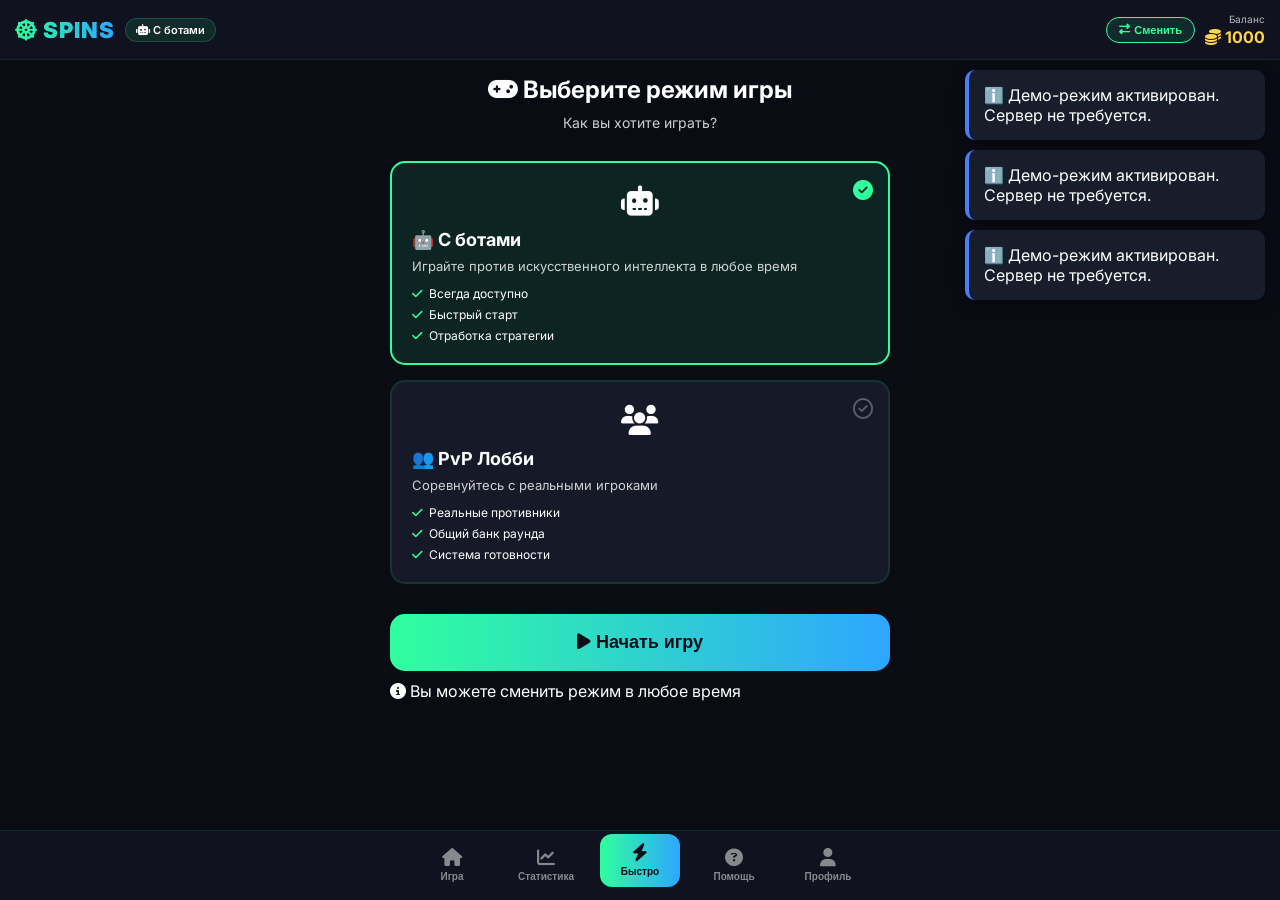
<file: index.html>
<!DOCTYPE html>
<html>
<head>
    <meta charset="UTF-8">
    <meta name="viewport" content="width=device-width, initial-scale=1.0, maximum-scale=1.0, user-scalable=no">
    <title>🎰 SPINS</title>
    <link rel="stylesheet" href="style.css">
    <link href="https://fonts.googleapis.com/css2?family=Inter:wght@400;500;600;700;800&display=swap" rel="stylesheet">
    <link rel="stylesheet" href="https://cdnjs.cloudflare.com/ajax/libs/font-awesome/6.4.0/css/all.min.css">
</head>
<body>
    <!-- Загрузчик -->
    <div id="loader" class="loader">
        <div class="loader-content">
            <div class="loader-wheel"></div>
            <div class="loader-text">Загрузка игры...</div>
        </div>
    </div>

    <!-- Основной контейнер -->
    <div id="app" class="app-container hidden">
        <!-- Верхняя панель -->
        <div class="topbar">
            <div class="topbar-left">
                <div class="logo">
                    <i class="fas fa-dharmachakra"></i> SPINS
                </div>
                <div class="game-mode-badge" id="gameModeBadge">
                    <i class="fas fa-robot"></i> С ботами
                </div>
            </div>
            <div class="topbar-right">
                <button class="change-mode-btn" id="changeModeBtn">
                    <i class="fas fa-exchange-alt"></i> Сменить
                </button>
                <div class="balance-container">
                    <div class="balance-label">Баланс</div>
                    <div class="balance">
                        <i class="fas fa-coins"></i> <span id="balance">1,000</span>
                    </div>
                </div>
                <button class="btn-icon" id="adminBtn" title="Админ панель" style="display: none;">
                    <i class="fas fa-crown"></i>
                </button>
            </div>
        </div>

        <!-- Выбор режима -->
        <div id="screen-mode" class="screen">
            <div class="screen-content">
                <h2 class="screen-title">
                    <i class="fas fa-gamepad"></i> Выберите режим игры
                </h2>
                <p class="screen-subtitle">Как вы хотите играть?</p>
                
                <div class="mode-selector">
                    <div class="mode-card active" data-mode="bots">
                        <div class="mode-icon">
                            <i class="fas fa-robot"></i>
                        </div>
                        <div class="mode-content">
                            <h3>🤖 С ботами</h3>
                            <p>Играйте против искусственного интеллекта в любое время</p>
                            <div class="mode-features">
                                <div class="feature"><i class="fas fa-check"></i> Всегда доступно</div>
                                <div class="feature"><i class="fas fa-check"></i> Быстрый старт</div>
                                <div class="feature"><i class="fas fa-check"></i> Отработка стратегии</div>
                            </div>
                        </div>
                        <div class="mode-select">
                            <i class="fas fa-check-circle"></i>
                        </div>
                    </div>
                    
                    <div class="mode-card" data-mode="pvp">
                        <div class="mode-icon">
                            <i class="fas fa-users"></i>
                        </div>
                        <div class="mode-content">
                            <h3>👥 PvP Лобби</h3>
                            <p>Соревнуйтесь с реальными игроками</p>
                            <div class="mode-features">
                                <div class="feature"><i class="fas fa-check"></i> Реальные противники</div>
                                <div class="feature"><i class="fas fa-check"></i> Общий банк раунда</div>
                                <div class="feature"><i class="fas fa-check"></i> Система готовности</div>
                            </div>
                        </div>
                        <div class="mode-select">
                            <i class="far fa-check-circle"></i>
                        </div>
                    </div>
                </div>
                
                <button id="confirmModeBtn" class="btn-primary btn-large">
                    <i class="fas fa-play"></i> Начать игру
                </button>
                
                <div class="mode-info">
                    <p><i class="fas fa-info-circle"></i> Вы можете сменить режим в любое время</p>
                </div>
            </div>
        </div>

        <!-- Главный экран -->
        <div id="screen-main" class="screen hidden">
            <!-- Статистика раунда -->
            <div class="round-stats">
                <div class="stat-card">
                    <div class="stat-label">Банк раунда</div>
                    <div class="stat-value" id="bank">0</div>
                    <div class="stat-sub" id="bankTimer">--:--</div>
                </div>
                
                <div class="stat-card">
                    <div class="stat-label">Игроков</div>
                    <div class="stat-value" id="playersCount">1</div>
                    <div class="stat-sub">в лобби</div>
                </div>
                
                <div class="stat-card">
                    <div class="stat-label">Ваша ставка</div>
                    <div class="stat-value" id="playerBet">0</div>
                    <div class="stat-sub" id="playerChance">0%</div>
                </div>
            </div>

            <!-- Секция PvP готовности -->
            <div id="pvpReadySection" class="pvp-ready-section" style="display: none;">
                <!-- Динамически заполняется -->
            </div>

            <!-- Игроки онлайн -->
            <div class="players-section">
                <div class="section-header">
                    <h3><i class="fas fa-users"></i> Участники раунда</h3>
                    <div class="section-badge" id="lobbyType">Боты</div>
                </div>
                <div class="players-grid" id="playersGrid">
                    <!-- Игроки загружаются динамически -->
                </div>
            </div>

            <!-- Панель ставок -->
            <div class="bet-section">
                <div class="section-header">
                    <h3><i class="fas fa-money-bill-wave"></i> Ваша ставка</h3>
                    <div class="current-bet" id="currentBetDisplay">0</div>
                </div>
                
                <div class="bet-controls">
                    <div class="bet-slider-container">
                        <input type="range" 
                               id="betSlider" 
                               min="0" 
                               max="1000" 
                               value="0" 
                               class="bet-slider">
                        <div class="slider-labels">
                            <span>0</span>
                            <span>250</span>
                            <span>500</span>
                            <span>750</span>
                            <span>1000</span>
                        </div>
                    </div>
                    
                    <div class="bet-quick-actions">
                        <button class="bet-quick-btn" data-action="min">MIN</button>
                        <button class="bet-quick-btn" data-action="25%">25%</button>
                        <button class="bet-quick-btn" data-action="50%">50%</button>
                        <button class="bet-quick-btn" data-action="75%">75%</button>
                        <button class="bet-quick-btn" data-action="max">MAX</button>
                    </div>
                    
                    <div class="bet-input-group">
                        <button class="btn-icon" id="decreaseBet">
                            <i class="fas fa-minus"></i>
                        </button>
                        <input type="number" 
                               id="betInput" 
                               value="0" 
                               min="0" 
                               max="1000"
                               class="bet-input">
                        <button class="btn-icon" id="increaseBet">
                            <i class="fas fa-plus"></i>
                        </button>
                    </div>
                    
                    <div class="bet-actions">
                        <button id="placeBetBtn" class="btn-bet">
                            <i class="fas fa-hand-holding-usd"></i> Сделать ставку
                        </button>
                        <button id="clearBetBtn" class="btn-secondary">
                            <i class="fas fa-times"></i> Очистить
                        </button>
                    </div>
                </div>
                
                <div class="start-round-section">
                    <button id="startRoundBtn" class="btn-start" disabled>
                        <i class="fas fa-play-circle"></i> Запустить раунд
                    </button>
                    <div class="start-hint" id="startHint">
                        Сделайте ставку чтобы начать
                    </div>
                </div>
            </div>
            
            <!-- Дополнительные действия -->
            <div class="action-buttons">
                <button id="showStatsBtn" class="btn-secondary">
                    <i class="fas fa-chart-bar"></i> Статистика
                </button>
                <button id="supportMainBtn" class="btn-secondary">
                    <i class="fas fa-question-circle"></i> Помощь
                </button>
            </div>
        </div>

        <!-- Колесо фортуны -->
        <div id="screen-wheel" class="screen hidden">
            <div class="wheel-container">
                <div class="wheel-header">
                    <h2><i class="fas fa-dharmachakra"></i> Колесо Фортуны</h2>
                    <div class="wheel-timer" id="wheelTimer">
                        <i class="fas fa-hourglass-half"></i> 06
                    </div>
                </div>
                
                <div class="wheel-wrapper">
                    <div class="wheel-arrow">
                        <i class="fas fa-caret-down"></i>
                    </div>
                    <div id="wheel" class="wheel">
                        <!-- Сектора создаются динамически -->
                    </div>
                </div>
                
                <div class="current-bets" id="currentBets">
                    <h3><i class="fas fa-money-check-alt"></i> Текущие ставки</h3>
                    <div class="bets-list" id="betsList">
                        <!-- Ставки загружаются динамически -->
                    </div>
                </div>
                
                <div class="wheel-hint">
                    <i class="fas fa-lightbulb"></i> Колесо определит победителя через несколько секунд
                </div>
            </div>
        </div>

        <!-- Экран победы -->
        <div id="screen-win" class="screen hidden">
            <div class="result-screen win">
                <div class="result-icon">
                    <i class="fas fa-trophy"></i>
                </div>
                <h1 class="result-title">🎉 ПОБЕДА! 🎉</h1>
                
                <div class="win-amount-container">
                    <div class="win-label">Вы выиграли</div>
                    <div class="win-amount" id="winAmount">+1,000</div>
                    <div class="win-sub">в банке раунда</div>
                </div>
                
                <div class="result-stats">
                    <div class="stat-item">
                        <div class="stat-label">Ваш новый баланс</div>
                        <div class="stat-value" id="newBalance">2,000</div>
                    </div>
                    <div class="stat-item">
                        <div class="stat-label">Ваш шанс был</div>
                        <div class="stat-value" id="winChance">45%</div>
                    </div>
                </div>
                
                <div class="result-actions">
                    <button id="playAgainBtn" class="btn-primary btn-large">
                        <i class="fas fa-redo"></i> Играть снова
                    </button>
                    <button id="shareWinBtn" class="btn-secondary">
                        <i class="fas fa-share"></i> Поделиться
                    </button>
                </div>
                
                <div class="result-message">
                    <i class="fas fa-crown"></i> Отличная игра! Продолжайте в том же духе!
                </div>
            </div>
        </div>

        <!-- Экран проигрыша -->
        <div id="screen-lose" class="screen hidden">
            <div class="result-screen lose">
                <div class="result-icon">
                    <i class="fas fa-cloud-rain"></i>
                </div>
                <h1 class="result-title">😢 Не повезло</h1>
                
                <div class="lose-message">
                    <p>В этот раз удача не на вашей стороне</p>
                    <p class="lose-amount">Вы потеряли: <span id="loseAmount">100</span></p>
                </div>
                
                <div class="result-stats">
                    <div class="stat-item">
                        <div class="stat-label">Остаток баланса</div>
                        <div class="stat-value" id="loseBalance">900</div>
                    </div>
                    <div class="stat-item">
                        <div class="stat-label">Ваш шанс был</div>
                        <div class="stat-value" id="loseChance">15%</div>
                    </div>
                </div>
                
                <div class="result-actions">
                    <button id="tryAgainBtn" class="btn-primary btn-large">
                        <i class="fas fa-fighter-jet"></i> Попробовать снова
                    </button>
                    <button id="supportBtn" class="btn-secondary">
                        <i class="fas fa-life-ring"></i> Нужна помощь?
                    </button>
                </div>
                
                <div class="encouragement">
                    <i class="fas fa-heart"></i> Не сдавайтесь! Удача обязательно улыбнется вам!
                </div>
            </div>
        </div>

        <!-- Админ панель -->
        <div id="screen-admin" class="screen hidden">
            <div class="admin-screen">
                <div class="admin-header">
                    <h2><i class="fas fa-crown"></i> Панель администратора</h2>
                    <div class="admin-badge">
                        <i class="fas fa-shield-alt"></i> Уровень доступа: Админ
                    </div>
                </div>
                
                <div class="admin-content">
                    <div class="admin-stats-grid" id="adminStatsGrid">
                        <!-- Статистика загружается динамически -->
                    </div>
                    
                    <div class="admin-controls">
                        <h3><i class="fas fa-users"></i> Управление игроками</h3>
                        
                        <div class="control-form">
                            <div class="input-group">
                                <label for="adminPlayerId">ID игрока:</label>
                                <input type="text" 
                                       id="adminPlayerId" 
                                       placeholder="Введите ID игрока"
                                       class="control-input">
                            </div>
                            
                            <div class="input-group">
                                <label for="adminAmount">Сумма:</label>
                                <input type="number" 
                                       id="adminAmount" 
                                       placeholder="Сумма" 
                                       value="1000"
                                       class="control-input">
                            </div>
                            
                            <div class="control-buttons">
                                <button class="control-btn" data-action="add">
                                    <i class="fas fa-plus"></i> Добавить баланс
                                </button>
                                <button class="control-btn" data-action="set">
                                    <i class="fas fa-equals"></i> Установить баланс
                                </button>
                                <button class="control-btn" id="resetAllBtn">
                                    <i class="fas fa-undo"></i> Сбросить все
                                </button>
                            </div>
                        </div>
                    </div>
                    
                    <div class="players-list-section">
                        <h3><i class="fas fa-list"></i> Список игроков</h3>
                        <div class="players-table-container">
                            <table class="players-table" id="playersTable">
                                <thead>
                                    <tr>
                                        <th>ID</th>
                                        <th>Имя</th>
                                        <th>Баланс</th>
                                        <th>Статистика</th>
                                        <th>Действия</th>
                                    </tr>
                                </thead>
                                <tbody id="playersTableBody">
                                    <!-- Загружается динамически -->
                                </tbody>
                            </table>
                        </div>
                    </div>
                </div>
                
                <div class="admin-footer">
                    <button id="backFromAdminBtn" class="btn-secondary">
                        <i class="fas fa-arrow-left"></i> Вернуться в игру
                    </button>
                </div>
            </div>
        </div>

        <!-- Экран поддержки -->
        <div id="screen-support" class="screen hidden">
            <div class="support-screen">
                <div class="support-header">
                    <h2><i class="fas fa-life-ring"></i> Центр поддержки</h2>
                    <p>Если у вас возникли проблемы или вопросы</p>
                </div>
                
                <div class="support-content">
                    <div class="support-info">
                        <div class="info-card">
                            <div class="info-icon">
                                <i class="fas fa-coins"></i>
                            </div>
                            <div class="info-content">
                                <h4>Закончилась валюта?</h4>
                                <p>Напишите администратору чтобы пополнить баланс</p>
                            </div>
                        </div>
                        
                        <div class="info-card">
                            <div class="info-icon">
                                <i class="fas fa-question-circle"></i>
                            </div>
                            <div class="info-content">
                                <h4>Есть вопросы по игре?</h4>
                                <p>Мы поможем разобраться с правилами</p>
                            </div>
                        </div>
                        
                        <div class="info-card">
                            <div class="info-icon">
                                <i class="fas fa-bug"></i>
                            </div>
                            <div class="info-content">
                                <h4>Нашли ошибку?</h4>
                                <p>Сообщите о проблеме для быстрого исправления</p>
                            </div>
                        </div>
                    </div>
                    
                    <div class="support-form">
                        <h3><i class="fas fa-envelope"></i> Написать сообщение</h3>
                        <textarea id="supportMessage" 
                                  placeholder="Опишите вашу проблему или вопрос..."
                                  rows="6"
                                  class="support-textarea"></textarea>
                        
                        <div class="support-form-footer">
                            <div class="character-count">
                                Символов: <span id="charCount">0</span>/500
                            </div>
                            <button id="sendSupportBtn" class="btn-primary">
                                <i class="fas fa-paper-plane"></i> Отправить
                            </button>
                        </div>
                    </div>
                </div>
                
                <div class="support-footer">
                    <button id="backFromSupportBtn" class="btn-secondary">
                        <i class="fas fa-arrow-left"></i> Вернуться в игру
                    </button>
                    <div class="support-note">
                        <i class="fas fa-clock"></i> Обычно отвечаем в течение 15 минут
                    </div>
                </div>
            </div>
        </div>

        <!-- Экран статистики -->
        <div id="screen-stats" class="screen hidden">
            <div class="stats-screen">
                <div class="stats-header">
                    <h2><i class="fas fa-chart-bar"></i> Ваша статистика</h2>
                </div>
                
                <div class="personal-stats">
                    <div class="stat-card-large">
                        <div class="stat-icon">
                            <i class="fas fa-trophy"></i>
                        </div>
                        <div class="stat-content">
                            <div class="stat-label">Побед</div>
                            <div class="stat-value-large" id="playerWins">0</div>
                        </div>
                    </div>
                    
                    <div class="stat-card-large">
                        <div class="stat-icon">
                            <i class="fas fa-skull-crossbones"></i>
                        </div>
                        <div class="stat-content">
                            <div class="stat-label">Поражений</div>
                            <div class="stat-value-large" id="playerLosses">0</div>
                        </div>
                    </div>
                    
                    <div class="stat-card-large">
                        <div class="stat-icon">
                            <i class="fas fa-money-bill-wave"></i>
                        </div>
                        <div class="stat-content">
                            <div class="stat-label">Всего ставок</div>
                            <div class="stat-value-large" id="playerTotalBets">0</div>
                        </div>
                    </div>
                    
                    <div class="stat-card-large">
                        <div class="stat-icon">
                            <i class="fas fa-coins"></i>
                        </div>
                        <div class="stat-content">
                            <div class="stat-label">Выиграно</div>
                            <div class="stat-value-large" id="playerTotalWon">0</div>
                        </div>
                    </div>
                </div>
                
                <div class="stats-actions">
                    <button id="backFromStatsBtn" class="btn-primary">
                        <i class="fas fa-arrow-left"></i> Назад к игре
                    </button>
                </div>
            </div>
        </div>

        <!-- Нижняя навигация -->
        <div class="bottom-nav">
            <div class="nav-container">
                <button class="nav-btn active" data-screen="main">
                    <i class="fas fa-home"></i>
                    <span>Игра</span>
                </button>
                
                <button class="nav-btn" data-screen="stats">
                    <i class="fas fa-chart-line"></i>
                    <span>Статистика</span>
                </button>
                
                <button class="nav-btn" id="quickStartBtn">
                    <i class="fas fa-bolt"></i>
                    <span>Быстро</span>
                </button>
                
                <button class="nav-btn" data-screen="support">
                    <i class="fas fa-question-circle"></i>
                    <span>Помощь</span>
                </button>
                
                <button class="nav-btn" id="profileBtn">
                    <i class="fas fa-user"></i>
                    <span>Профиль</span>
                </button>
            </div>
        </div>

        <!-- Уведомления -->
        <div id="notificationArea" class="notification-area"></div>
    </div>

    <!-- Подключение Telegram Web App SDK -->
    <script src="https://telegram.org/js/telegram-web-app.js"></script>
    
    <!-- Основной скрипт -->
    <script src="app.js"></script>
</body>
</html>
</file>
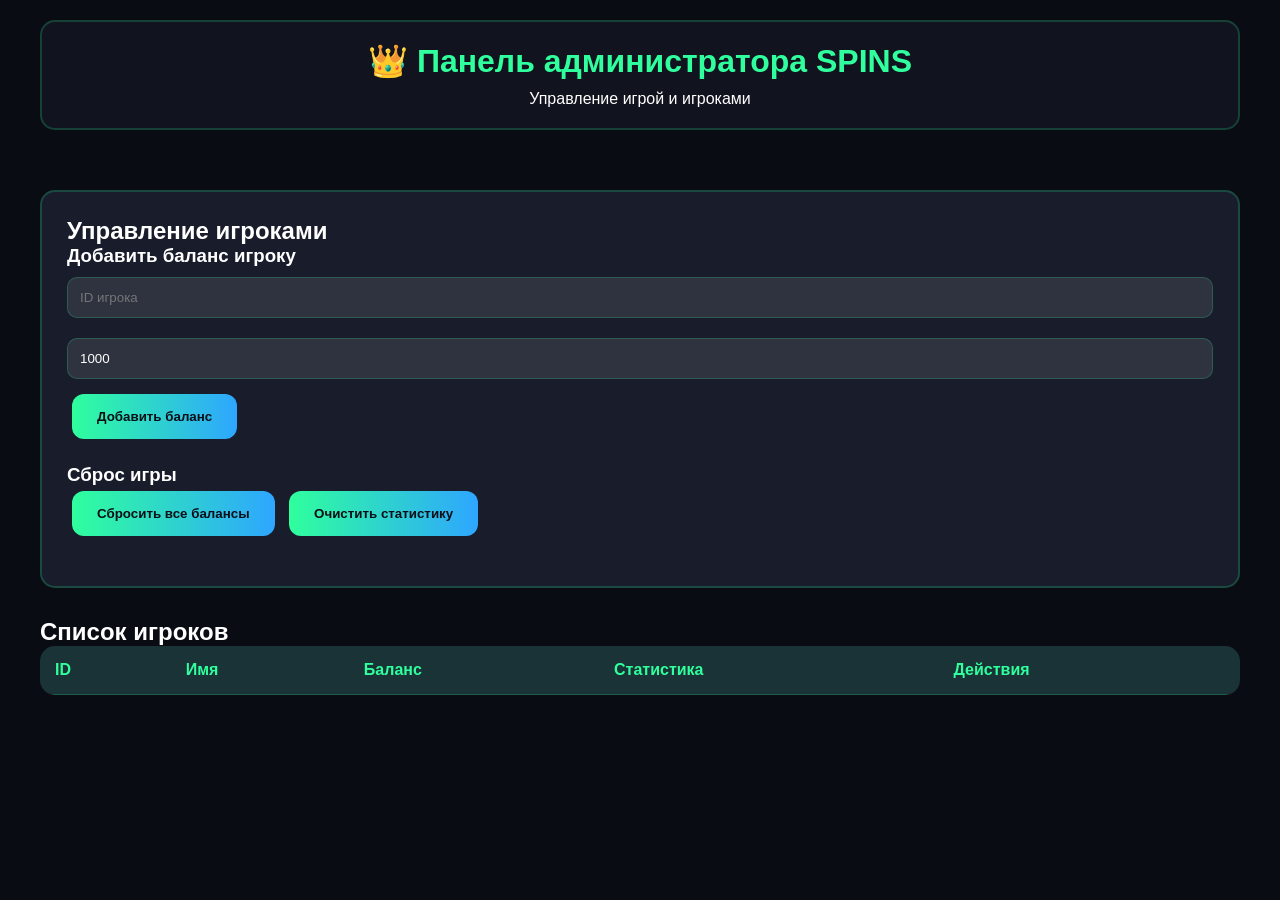
<file: admin.html>
<!DOCTYPE html>
<html>
<head>
    <meta charset="UTF-8">
    <meta name="viewport" content="width=device-width, initial-scale=1.0">
    <title>Admin Panel - SPINS</title>
    <style>
        * {
            margin: 0;
            padding: 0;
            box-sizing: border-box;
        }
        
        body {
            font-family: 'Inter', sans-serif;
            background: #0a0c14;
            color: white;
            padding: 20px;
        }
        
        .container {
            max-width: 1200px;
            margin: 0 auto;
        }
        
        header {
            text-align: center;
            margin-bottom: 30px;
            padding: 20px;
            background: rgba(18, 20, 32, 0.9);
            border-radius: 15px;
            border: 2px solid #2fff9d33;
        }
        
        h1 {
            color: #2fff9d;
            margin-bottom: 10px;
        }
        
        .stats-grid {
            display: grid;
            grid-template-columns: repeat(auto-fit, minmax(250px, 1fr));
            gap: 20px;
            margin-bottom: 30px;
        }
        
        .stat-card {
            background: rgba(26, 31, 46, 0.9);
            padding: 20px;
            border-radius: 15px;
            border: 1px solid #2fff9d33;
        }
        
        .stat-value {
            font-size: 28px;
            font-weight: 900;
            color: #ffd54a;
            margin: 10px 0;
        }
        
        table {
            width: 100%;
            background: rgba(26, 31, 46, 0.9);
            border-radius: 15px;
            overflow: hidden;
            border-collapse: collapse;
        }
        
        th, td {
            padding: 15px;
            text-align: left;
            border-bottom: 1px solid #2fff9d33;
        }
        
        th {
            background: rgba(47, 255, 157, 0.1);
            color: #2fff9d;
        }
        
        .action-btn {
            background: #2fff9d;
            color: #0b0e17;
            border: none;
            padding: 8px 15px;
            border-radius: 8px;
            cursor: pointer;
            font-weight: 600;
            margin-right: 5px;
        }
        
        .action-btn.delete {
            background: #ff4d4d;
            color: white;
        }
        
        .control-panel {
            background: rgba(26, 31, 46, 0.9);
            padding: 25px;
            border-radius: 15px;
            margin-top: 30px;
            border: 2px solid #2fff9d33;
        }
        
        .control-group {
            margin-bottom: 20px;
        }
        
        input, select {
            width: 100%;
            padding: 12px;
            border-radius: 10px;
            border: 1px solid #2fff9d33;
            background: rgba(255, 255, 255, 0.1);
            color: white;
            margin: 10px 0;
        }
        
        .btn {
            background: linear-gradient(90deg, #2fff9d, #2ea6ff);
            border: none;
            padding: 15px 25px;
            border-radius: 12px;
            color: #0b0e17;
            font-weight: 700;
            cursor: pointer;
            margin: 5px;
        }
        
        .notification {
            position: fixed;
            top: 20px;
            right: 20px;
            padding: 15px 25px;
            border-radius: 10px;
            background: #2fff9d;
            color: #0b0e17;
            font-weight: 600;
            z-index: 1000;
        }
    </style>
</head>
<body>
    <div class="container">
        <header>
            <h1>👑 Панель администратора SPINS</h1>
            <p>Управление игрой и игроками</p>
        </header>
        
        <div class="stats-grid" id="statsGrid">
            <!-- Статистика будет загружена через JS -->
        </div>
        
        <div class="control-panel">
            <h2>Управление игроками</h2>
            
            <div class="control-group">
                <h3>Добавить баланс игроку</h3>
                <input type="text" id="adminPlayerId" placeholder="ID игрока">
                <input type="number" id="adminAmount" placeholder="Сумма" value="1000">
                <button class="btn" onclick="addBalance()">Добавить баланс</button>
            </div>
            
            <div class="control-group">
                <h3>Сброс игры</h3>
                <button class="btn" onclick="resetGame()">Сбросить все балансы</button>
                <button class="btn delete" onclick="clearStats()">Очистить статистику</button>
            </div>
        </div>
        
        <div style="margin-top: 30px;">
            <h2>Список игроков</h2>
            <table id="playersTable">
                <thead>
                    <tr>
                        <th>ID</th>
                        <th>Имя</th>
                        <th>Баланс</th>
                        <th>Статистика</th>
                        <th>Действия</th>
                    </tr>
                </thead>
                <tbody id="playersTableBody">
                    <!-- Данные будут загружены через JS -->
                </tbody>
            </table>
        </div>
    </div>
    
    <script>
        const API_URL = window.location.hostname === 'localhost' 
            ? 'http://localhost:3000/admin/api'
            : 'https://telegram-wheel-backend.onrender.com/admin/api';
        
        const ADMIN_TOKEN = 'ADMIN_SECRET_TOKEN'; // Замените на реальный токен
        
        async function adminRequest(command, data = {}) {
            try {
                const response = await fetch(API_URL, {
                    method: 'POST',
                    headers: {
                        'Content-Type': 'application/json',
                    },
                    body: JSON.stringify({
                        token: ADMIN_TOKEN,
                        command,
                        data
                    })
                });
                
                return await response.json();
            } catch (error) {
                console.error('Admin request error:', error);
                return { success: false, error: error.message };
            }
        }
        
        async function loadStats() {
            const result = await adminRequest('get_stats');
            if (result.success) {
                updateStatsUI(result.stats, result.players);
            }
        }
        
        function updateStatsUI(stats, players) {
            // Обновление общей статистики
            document.getElementById('statsGrid').innerHTML = `
                <div class="stat-card">
                    <div>Всего раундов</div>
                    <div class="stat-value">${stats.totalRounds}</div>
                </div>
                <div class="stat-card">
                    <div>Всего побед</div>
                    <div class="stat-value">${stats.totalWins}</div>
                </div>
                <div class="stat-card">
                    <div>Всего проигрышей</div>
                    <div class="stat-value">${stats.totalLosses}</div>
                </div>
                <div class="stat-card">
                    <div>Активных игроков</div>
                    <div class="stat-value">${players.length}</div>
                </div>
            `;
            
            // Обновление таблицы игроков
            const tableBody = document.getElementById('playersTableBody');
            tableBody.innerHTML = players.map(player => `
                <tr>
                    <td>${player.id}</td>
                    <td>${player.name}</td>
                    <td>${player.balance}</td>
                    <td>${player.wins}W / ${player.losses}L</td>
                    <td>
                        <button class="action-btn" onclick="addPlayerBalance('${player.id}', 1000)">
                            +1000
                        </button>
                        <button class="action-btn" onclick="addPlayerBalance('${player.id}', 5000)">
                            +5000
                        </button>
                    </td>
                </tr>
            `).join('');
        }
        
        async function addBalance() {
            const playerId = document.getElementById('adminPlayerId').value;
            const amount = parseInt(document.getElementById('adminAmount').value);
            
            if (playerId && amount > 0) {
                const result = await adminRequest('add_balance', {
                    userId: playerId,
                    amount
                });
                
                if (result.success) {
                    showNotification(`Баланс игрока ${playerId} пополнен на ${amount}`);
                    loadStats();
                } else {
                    showNotification(`Ошибка: ${result.error}`, 'error');
                }
            }
        }
        
        async function addPlayerBalance(playerId, amount) {
            const result = await adminRequest('add_balance', {
                userId: playerId,
                amount
            });
            
            if (result.success) {
                showNotification(`Баланс игрока ${playerId} пополнен на ${amount}`);
                loadStats();
            }
        }
        
        async function resetGame() {
            if (confirm('Вы уверены, что хотите сбросить все балансы?')) {
                const result = await adminRequest('reset_game');
                if (result.success) {
                    showNotification('Игра сброшена');
                    loadStats();
                }
            }
        }
        
        async function clearStats() {
            if (confirm('Очистить всю статистику?')) {
                // Здесь можно добавить логику очистки статистики
                showNotification('Функция в разработке');
            }
        }
        
        function showNotification(message, type = 'success') {
            const notification = document.createElement('div');
            notification.className = 'notification';
            notification.textContent = message;
            notification.style.background = type === 'error' ? '#ff4d4d' : '#2fff9d';
            
            document.body.appendChild(notification);
            
            setTimeout(() => {
                notification.remove();
            }, 3000);
        }
        
        // Загружаем статистику при загрузке страницы
        document.addEventListener('DOMContentLoaded', loadStats);
        
        // Автоматическое обновление каждые 30 секунд
        setInterval(loadStats, 30000);
    </script>
</body>
</html>
</file>
<file: style.css>
/* Базовые стили */
* {
    margin: 0;
    padding: 0;
    box-sizing: border-box;
    -webkit-tap-highlight-color: transparent;
}

:root {
    --tg-theme-bg-color: #0a0c14;
    --tg-theme-text-color: #ffffff;
    --tg-theme-hint-color: #a8a8a8;
    --tg-theme-link-color: #2ea6ff;
    --tg-theme-button-color: #2fff9d;
    --tg-theme-button-text-color: #0b0e17;
    --tg-theme-secondary-bg-color: #1b1f2e;
    
    --primary-color: #2fff9d;
    --secondary-color: #2ea6ff;
    --danger-color: #ff4d4d;
    --warning-color: #ffd54a;
    --success-color: #2fff9d;
    --info-color: #4d7cff;
}

body {
    margin: 0;
    background: var(--tg-theme-bg-color, #0a0c14);
    color: var(--tg-theme-text-color, #ffffff);
    font-family: 'Inter', -apple-system, BlinkMacSystemFont, sans-serif;
    min-height: 100vh;
    overflow-x: hidden;
    font-size: 16px;
}

.hidden {
    display: none !important;
}

/* Загрузчик */
.loader {
    position: fixed;
    top: 0;
    left: 0;
    right: 0;
    bottom: 0;
    background: var(--tg-theme-bg-color, #0a0c14);
    display: flex;
    align-items: center;
    justify-content: center;
    z-index: 1000;
}

.loader-content {
    text-align: center;
}

.loader-wheel {
    width: 60px;
    height: 60px;
    border: 4px solid rgba(47, 255, 157, 0.1);
    border-top: 4px solid var(--primary-color);
    border-radius: 50%;
    animation: spin 1s linear infinite;
    margin: 0 auto 20px;
}

.loader-text {
    color: var(--tg-theme-text-color);
    font-size: 14px;
    opacity: 0.8;
}

/* Основной контейнер */
.app-container {
    position: relative;
    min-height: 100vh;
    padding-bottom: 70px;
}

/* Верхняя панель */
.topbar {
    position: fixed;
    top: 0;
    left: 0;
    right: 0;
    padding: 12px 15px;
    display: flex;
    justify-content: space-between;
    align-items: center;
    background: rgba(18, 20, 32, 0.95);
    backdrop-filter: blur(10px);
    border-bottom: 1px solid rgba(47, 255, 157, 0.1);
    z-index: 100;
    height: 60px;
}

.topbar-left {
    display: flex;
    align-items: center;
    gap: 10px;
}

.logo {
    font-weight: 900;
    font-size: 22px;
    background: linear-gradient(90deg, var(--primary-color), var(--secondary-color));
    -webkit-background-clip: text;
    -webkit-text-fill-color: transparent;
    letter-spacing: 1px;
}

.game-mode-badge {
    background: rgba(47, 255, 157, 0.1);
    padding: 4px 10px;
    border-radius: 12px;
    font-size: 11px;
    font-weight: 600;
    border: 1px solid rgba(47, 255, 157, 0.2);
}

.topbar-right {
    display: flex;
    align-items: center;
    gap: 10px;
}

/* Кнопка смены режима */
.change-mode-btn {
    background: rgba(47, 255, 157, 0.1);
    border: 1px solid var(--primary-color);
    color: var(--primary-color);
    padding: 6px 12px;
    border-radius: 15px;
    font-size: 11px;
    font-weight: 600;
    cursor: pointer;
    display: flex;
    align-items: center;
    gap: 4px;
    transition: all 0.3s ease;
}

.change-mode-btn:hover {
    background: rgba(47, 255, 157, 0.2);
}

.balance-container {
    text-align: right;
}

.balance-label {
    font-size: 10px;
    opacity: 0.7;
    margin-bottom: 2px;
}

.balance {
    font-size: 16px;
    color: var(--warning-color);
    font-weight: 700;
}

.btn-icon {
    background: rgba(255, 255, 255, 0.1);
    border: none;
    width: 34px;
    height: 34px;
    border-radius: 50%;
    color: white;
    font-size: 16px;
    cursor: pointer;
    display: flex;
    align-items: center;
    justify-content: center;
}

/* Экран выбора режима */
.screen {
    position: fixed;
    top: 60px;
    bottom: 70px;
    left: 0;
    right: 0;
    overflow-y: auto;
    overflow-x: hidden;
    padding: 15px;
    background: var(--tg-theme-bg-color, #0a0c14);
    -webkit-overflow-scrolling: touch;
}

.screen-content {
    max-width: 500px;
    margin: 0 auto;
}

.screen-title {
    text-align: center;
    margin-bottom: 10px;
    font-size: 24px;
}

.screen-subtitle {
    text-align: center;
    opacity: 0.8;
    margin-bottom: 30px;
    font-size: 14px;
}

/* Выбор режима */
.mode-selector {
    display: flex;
    flex-direction: column;
    gap: 15px;
    margin: 20px 0;
}

.mode-card {
    background: rgba(26, 31, 46, 0.8);
    border: 2px solid rgba(47, 255, 157, 0.1);
    border-radius: 15px;
    padding: 20px;
    cursor: pointer;
    transition: all 0.3s ease;
    position: relative;
}

.mode-card.active {
    border-color: var(--primary-color);
    background: rgba(47, 255, 157, 0.1);
}

.mode-card:hover {
    transform: translateY(-2px);
}

.mode-icon {
    font-size: 30px;
    margin-bottom: 10px;
    text-align: center;
}

.mode-content h3 {
    font-size: 18px;
    margin-bottom: 8px;
}

.mode-content p {
    font-size: 13px;
    opacity: 0.8;
    margin-bottom: 12px;
}

.mode-features {
    display: flex;
    flex-direction: column;
    gap: 6px;
}

.feature {
    font-size: 12px;
    display: flex;
    align-items: center;
    gap: 6px;
}

.feature i {
    color: var(--primary-color);
}

.mode-select {
    position: absolute;
    top: 15px;
    right: 15px;
    font-size: 20px;
    color: var(--primary-color);
}

.mode-select .far {
    color: rgba(255, 255, 255, 0.3);
}

/* Кнопки */
.btn-primary {
    background: linear-gradient(90deg, var(--primary-color), var(--secondary-color));
    border: none;
    padding: 16px 24px;
    border-radius: 15px;
    font-weight: 700;
    font-size: 16px;
    color: var(--tg-theme-button-text-color);
    cursor: pointer;
    width: 100%;
    margin: 10px 0;
    transition: all 0.3s ease;
}

.btn-primary:hover {
    transform: translateY(-2px);
    box-shadow: 0 10px 20px rgba(47, 255, 157, 0.3);
}

.btn-primary:disabled {
    opacity: 0.5;
    cursor: not-allowed;
    transform: none;
}

.btn-large {
    padding: 18px 30px;
    font-size: 18px;
}

.btn-secondary {
    background: rgba(255, 255, 255, 0.1);
    border: 2px solid rgba(47, 255, 157, 0.2);
    color: white;
    padding: 14px 20px;
    border-radius: 15px;
    font-weight: 600;
    font-size: 14px;
    cursor: pointer;
    width: 100%;
    margin: 8px 0;
    transition: all 0.3s ease;
}

.btn-secondary:hover {
    background: rgba(47, 255, 157, 0.1);
}

.btn-bet {
    background: linear-gradient(90deg, var(--warning-color), #ff9d2f);
    border: none;
    padding: 16px;
    border-radius: 15px;
    font-weight: 700;
    font-size: 16px;
    color: #0b0e17;
    cursor: pointer;
    width: 100%;
    margin: 10px 0;
}

.btn-start {
    background: linear-gradient(90deg, var(--danger-color), #ff2f9d);
    border: none;
    padding: 16px;
    border-radius: 15px;
    font-weight: 700;
    font-size: 16px;
    color: white;
    cursor: pointer;
    width: 100%;
    margin: 10px 0;
}

.btn-start:disabled {
    opacity: 0.5;
    cursor: not-allowed;
}

/* Статистика раунда */
.round-stats {
    display: grid;
    grid-template-columns: repeat(3, 1fr);
    gap: 10px;
    margin-bottom: 20px;
}

.stat-card {
    background: rgba(26, 31, 46, 0.8);
    border-radius: 12px;
    padding: 15px;
    text-align: center;
    border: 1px solid rgba(255, 255, 255, 0.1);
}

.stat-label {
    font-size: 11px;
    opacity: 0.7;
    margin-bottom: 5px;
}

.stat-value {
    font-size: 20px;
    font-weight: 800;
    color: var(--warning-color);
    margin: 5px 0;
}

.stat-sub {
    font-size: 11px;
    opacity: 0.7;
}

/* Секция PvP готовности */
.pvp-ready-section {
    background: rgba(47, 255, 157, 0.1);
    border: 2px solid var(--primary-color);
    border-radius: 15px;
    padding: 20px;
    margin: 15px 0;
    text-align: center;
}

.ready-players {
    display: flex;
    justify-content: center;
    gap: 15px;
    margin: 15px 0;
    flex-wrap: wrap;
}

.player-ready-indicator {
    display: flex;
    flex-direction: column;
    align-items: center;
    gap: 5px;
}

.ready-dot {
    width: 16px;
    height: 16px;
    border-radius: 50%;
    background: #666;
}

.ready-dot.ready {
    background: var(--primary-color);
    box-shadow: 0 0 10px var(--primary-color);
}

.ready-dot.waiting {
    background: var(--warning-color);
    animation: pulse 1.5s infinite;
}

.ready-text {
    font-size: 11px;
    opacity: 0.8;
    max-width: 60px;
    overflow: hidden;
    text-overflow: ellipsis;
    white-space: nowrap;
}

.ready-btn {
    background: linear-gradient(90deg, var(--primary-color), var(--secondary-color));
    border: none;
    padding: 12px 25px;
    border-radius: 25px;
    font-weight: 700;
    color: var(--tg-theme-button-text-color);
    cursor: pointer;
    margin: 10px;
    transition: all 0.3s ease;
}

.ready-btn.ready {
    background: linear-gradient(90deg, var(--warning-color), #ff9d2f);
}

.ready-message {
    color: var(--primary-color);
    font-weight: 600;
    margin-top: 10px;
    font-size: 14px;
}

.waiting-message {
    opacity: 0.8;
    font-size: 13px;
    margin-top: 10px;
}

/* Игроки онлайн */
.players-section {
    background: rgba(26, 31, 46, 0.8);
    border-radius: 15px;
    padding: 20px;
    margin-bottom: 15px;
    border: 1px solid rgba(255, 255, 255, 0.1);
}

.section-header {
    display: flex;
    justify-content: space-between;
    align-items: center;
    margin-bottom: 15px;
}

.section-header h3 {
    font-size: 16px;
    display: flex;
    align-items: center;
    gap: 8px;
}

.section-badge {
    background: rgba(47, 255, 157, 0.1);
    padding: 4px 10px;
    border-radius: 12px;
    font-size: 11px;
    font-weight: 600;
}

.players-grid {
    display: grid;
    grid-template-columns: repeat(auto-fill, minmax(140px, 1fr));
    gap: 10px;
}

.player-card {
    background: rgba(255, 255, 255, 0.05);
    border-radius: 10px;
    padding: 12px;
    border: 1px solid rgba(255, 255, 255, 0.1);
    transition: all 0.3s ease;
}

.player-card.active {
    border-color: var(--primary-color);
    background: rgba(47, 255, 157, 0.05);
}

.player-name {
    font-size: 12px;
    font-weight: 600;
    margin-bottom: 5px;
    white-space: nowrap;
    overflow: hidden;
    text-overflow: ellipsis;
}

.player-bet {
    font-size: 14px;
    color: var(--secondary-color);
    font-weight: 700;
}

.player-chance {
    font-size: 11px;
    color: var(--warning-color);
    opacity: 0.8;
}

.player-balance {
    font-size: 11px;
    opacity: 0.7;
    margin-top: 3px;
}

/* Панель ставок */
.bet-section {
    background: rgba(18, 20, 32, 0.8);
    border-radius: 15px;
    padding: 20px;
    margin-top: 15px;
}

.current-bet {
    font-size: 24px;
    font-weight: 900;
    color: var(--primary-color);
    text-align: center;
    margin: 10px 0;
}

.bet-slider-container {
    margin: 20px 0;
}

.bet-slider {
    width: 100%;
    height: 8px;
    border-radius: 4px;
    background: rgba(255, 255, 255, 0.1);
    outline: none;
    -webkit-appearance: none;
}

.bet-slider::-webkit-slider-thumb {
    -webkit-appearance: none;
    width: 24px;
    height: 24px;
    border-radius: 50%;
    background: var(--primary-color);
    cursor: pointer;
    box-shadow: 0 0 10px var(--primary-color);
}

.slider-labels {
    display: flex;
    justify-content: space-between;
    margin-top: 5px;
    font-size: 10px;
    opacity: 0.7;
}

.bet-quick-actions {
    display: grid;
    grid-template-columns: repeat(5, 1fr);
    gap: 8px;
    margin: 15px 0;
}

.bet-quick-btn {
    background: rgba(255, 255, 255, 0.1);
    border: 1px solid rgba(255, 255, 255, 0.2);
    color: white;
    padding: 10px 5px;
    border-radius: 8px;
    font-weight: 600;
    font-size: 12px;
    cursor: pointer;
    transition: all 0.2s ease;
}

.bet-quick-btn:hover {
    background: rgba(47, 255, 157, 0.2);
    border-color: var(--primary-color);
}

.bet-input-group {
    display: flex;
    align-items: center;
    gap: 10px;
    margin: 15px 0;
}

.bet-input {
    flex: 1;
    padding: 12px;
    border-radius: 10px;
    border: 1px solid rgba(47, 255, 157, 0.2);
    background: rgba(255, 255, 255, 0.1);
    color: white;
    text-align: center;
    font-size: 16px;
    font-weight: 600;
}

.bet-actions {
    display: flex;
    gap: 10px;
    margin: 15px 0;
}

.start-round-section {
    text-align: center;
    margin-top: 20px;
}

.start-hint {
    font-size: 12px;
    opacity: 0.7;
    margin-top: 8px;
}

/* Дополнительные кнопки */
.action-buttons {
    display: flex;
    gap: 10px;
    margin-top: 20px;
}

.action-buttons .btn-secondary {
    flex: 1;
}

/* Колесо фортуны */
.wheel-container {
    text-align: center;
}

.wheel-header {
    display: flex;
    justify-content: space-between;
    align-items: center;
    margin-bottom: 20px;
}

.wheel-timer {
    font-size: 20px;
    font-weight: 700;
    color: var(--primary-color);
    background: rgba(47, 255, 157, 0.1);
    padding: 8px 15px;
    border-radius: 20px;
}

.wheel-wrapper {
    position: relative;
    width: 280px;
    height: 280px;
    margin: 20px auto;
}

.wheel {
    width: 100%;
    height: 100%;
    border-radius: 50%;
    border: 8px solid var(--primary-color);
    position: relative;
    overflow: hidden;
    box-shadow: 0 0 40px rgba(47, 255, 157, 0.4);
    transition: transform 6s cubic-bezier(0.1, 0.7, 0.2, 1);
}

.wheel-sector {
    position: absolute;
    width: 50%;
    height: 50%;
    transform-origin: bottom right;
    left: 0;
    top: 0;
    display: flex;
    align-items: center;
    justify-content: center;
    color: white;
    font-weight: bold;
    text-shadow: 1px 1px 2px rgba(0, 0, 0, 0.8);
    overflow: hidden;
}

.sector-label {
    transform: rotate(45deg);
    font-size: 10px;
    text-align: center;
    padding: 5px;
    white-space: nowrap;
    max-width: 80px;
    overflow: hidden;
    text-overflow: ellipsis;
}

.wheel-arrow {
    position: absolute;
    top: -25px;
    left: 50%;
    transform: translateX(-50%);
    font-size: 40px;
    color: var(--danger-color);
    z-index: 10;
    filter: drop-shadow(0 0 10px var(--danger-color));
}

.current-bets {
    background: rgba(26, 31, 46, 0.8);
    border-radius: 15px;
    padding: 20px;
    margin-top: 20px;
}

.current-bets h3 {
    margin-bottom: 15px;
    font-size: 16px;
    display: flex;
    align-items: center;
    gap: 8px;
}

.bets-list {
    display: flex;
    flex-direction: column;
    gap: 8px;
}

.bet-item {
    display: flex;
    justify-content: space-between;
    align-items: center;
    padding: 10px;
    background: rgba(255, 255, 255, 0.05);
    border-radius: 8px;
}

.bet-player {
    font-size: 13px;
    font-weight: 600;
}

.bet-amount {
    font-size: 14px;
    color: var(--primary-color);
    font-weight: 700;
}

.wheel-hint {
    text-align: center;
    opacity: 0.8;
    font-size: 13px;
    margin-top: 20px;
    padding: 10px;
    background: rgba(255, 255, 255, 0.05);
    border-radius: 10px;
}

/* Экран победы/проигрыша */
.result-screen {
    max-width: 400px;
    margin: 0 auto;
    text-align: center;
    padding: 30px 20px;
}

.result-icon {
    font-size: 60px;
    margin-bottom: 20px;
}

.result-title {
    font-size: 28px;
    margin-bottom: 20px;
}

.win-amount-container {
    background: rgba(47, 255, 157, 0.1);
    border: 2px solid var(--primary-color);
    border-radius: 15px;
    padding: 20px;
    margin: 20px 0;
}

.win-label {
    font-size: 14px;
    opacity: 0.8;
    margin-bottom: 5px;
}

.win-amount {
    font-size: 36px;
    font-weight: 900;
    color: var(--primary-color);
    margin: 10px 0;
}

.win-sub {
    font-size: 12px;
    opacity: 0.7;
}

.lose-message {
    font-size: 16px;
    opacity: 0.9;
    margin: 20px 0;
}

.lose-amount {
    font-size: 20px;
    color: var(--danger-color);
    font-weight: 700;
    margin-top: 10px;
}

.result-stats {
    display: grid;
    grid-template-columns: repeat(2, 1fr);
    gap: 15px;
    margin: 20px 0;
}

.stat-item {
    background: rgba(255, 255, 255, 0.05);
    padding: 15px;
    border-radius: 10px;
}

.stat-item .stat-label {
    font-size: 12px;
    margin-bottom: 5px;
}

.stat-item .stat-value {
    font-size: 18px;
    color: var(--warning-color);
}

.result-actions {
    display: flex;
    flex-direction: column;
    gap: 10px;
    margin: 20px 0;
}

.encouragement {
    font-size: 13px;
    opacity: 0.8;
    margin-top: 20px;
    padding: 15px;
    background: rgba(255, 255, 255, 0.05);
    border-radius: 10px;
}

/* Админ панель */
.admin-screen {
    max-width: 500px;
    margin: 0 auto;
}

.admin-header {
    text-align: center;
    margin-bottom: 20px;
}

.admin-header h2 {
    margin-bottom: 10px;
    font-size: 24px;
}

.admin-badge {
    background: rgba(47, 255, 157, 0.1);
    padding: 8px 15px;
    border-radius: 20px;
    font-size: 12px;
    font-weight: 600;
    border: 1px solid var(--primary-color);
    display: inline-block;
}

.admin-stats-grid {
    display: grid;
    grid-template-columns: repeat(2, 1fr);
    gap: 10px;
    margin-bottom: 20px;
}

.admin-stat-card {
    background: rgba(26, 31, 46, 0.8);
    padding: 15px;
    border-radius: 10px;
    text-align: center;
    border: 1px solid rgba(255, 255, 255, 0.1);
}

.admin-stat-value {
    font-size: 20px;
    font-weight: 800;
    color: var(--primary-color);
    margin: 5px 0;
}

.admin-stat-label {
    font-size: 11px;
    opacity: 0.7;
}

.admin-controls {
    background: rgba(26, 31, 46, 0.8);
    border-radius: 15px;
    padding: 20px;
    margin-bottom: 20px;
}

.admin-controls h3 {
    margin-bottom: 15px;
    font-size: 16px;
    display: flex;
    align-items: center;
    gap: 8px;
}

.control-form {
    display: flex;
    flex-direction: column;
    gap: 15px;
}

.input-group {
    display: flex;
    flex-direction: column;
    gap: 5px;
}

.input-group label {
    font-size: 12px;
    opacity: 0.8;
}

.control-input {
    padding: 12px;
    border-radius: 10px;
    border: 1px solid rgba(47, 255, 157, 0.2);
    background: rgba(255, 255, 255, 0.1);
    color: white;
    font-size: 14px;
}

.control-buttons {
    display: grid;
    grid-template-columns: repeat(3, 1fr);
    gap: 10px;
    margin-top: 10px;
}

.control-btn {
    background: rgba(47, 255, 157, 0.1);
    border: 1px solid var(--primary-color);
    color: white;
    padding: 12px 8px;
    border-radius: 10px;
    font-weight: 600;
    font-size: 12px;
    cursor: pointer;
    transition: all 0.3s ease;
    display: flex;
    flex-direction: column;
    align-items: center;
    gap: 5px;
}

.control-btn:hover {
    background: rgba(47, 255, 157, 0.2);
}

.players-list-section {
    background: rgba(26, 31, 46, 0.8);
    border-radius: 15px;
    padding: 20px;
}

.players-list-section h3 {
    margin-bottom: 15px;
    font-size: 16px;
    display: flex;
    align-items: center;
    gap: 8px;
}

.players-table-container {
    overflow-x: auto;
}

.players-table {
    width: 100%;
    border-collapse: collapse;
    font-size: 12px;
}

.players-table th {
    background: rgba(47, 255, 157, 0.1);
    padding: 10px;
    text-align: left;
    font-weight: 600;
    border-bottom: 2px solid rgba(47, 255, 157, 0.2);
}

.players-table td {
    padding: 10px;
    border-bottom: 1px solid rgba(255, 255, 255, 0.1);
}

.players-table tr:last-child td {
    border-bottom: none;
}

.admin-footer {
    margin-top: 20px;
    text-align: center;
}

/* Поддержка */
.support-screen {
    max-width: 500px;
    margin: 0 auto;
}

.support-header {
    text-align: center;
    margin-bottom: 20px;
}

.support-header h2 {
    margin-bottom: 10px;
    font-size: 24px;
}

.support-header p {
    opacity: 0.8;
    font-size: 14px;
}

.support-info {
    display: flex;
    flex-direction: column;
    gap: 15px;
    margin-bottom: 20px;
}

.info-card {
    background: rgba(26, 31, 46, 0.8);
    border-radius: 12px;
    padding: 15px;
    display: flex;
    align-items: center;
    gap: 15px;
    border: 1px solid rgba(255, 255, 255, 0.1);
}

.info-icon {
    font-size: 24px;
    color: var(--primary-color);
}

.info-content h4 {
    font-size: 15px;
    margin-bottom: 5px;
}

.info-content p {
    font-size: 12px;
    opacity: 0.8;
}

.support-form {
    background: rgba(26, 31, 46, 0.8);
    border-radius: 15px;
    padding: 20px;
}

.support-form h3 {
    margin-bottom: 15px;
    font-size: 16px;
    display: flex;
    align-items: center;
    gap: 8px;
}

.support-textarea {
    width: 100%;
    padding: 15px;
    border-radius: 10px;
    border: 1px solid rgba(47, 255, 157, 0.2);
    background: rgba(255, 255, 255, 0.1);
    color: white;
    font-family: inherit;
    font-size: 14px;
    resize: vertical;
    min-height: 120px;
}

.support-form-footer {
    display: flex;
    justify-content: space-between;
    align-items: center;
    margin-top: 15px;
}

.character-count {
    font-size: 12px;
    opacity: 0.7;
}

.support-footer {
    margin-top: 20px;
    text-align: center;
}

.support-note {
    font-size: 12px;
    opacity: 0.7;
    margin-top: 10px;
    display: flex;
    align-items: center;
    justify-content: center;
    gap: 5px;
}

/* Статистика */
.stats-screen {
    max-width: 500px;
    margin: 0 auto;
}

.stats-header {
    text-align: center;
    margin-bottom: 20px;
}

.stats-header h2 {
    font-size: 24px;
}

.personal-stats {
    display: grid;
    grid-template-columns: repeat(2, 1fr);
    gap: 15px;
    margin-bottom: 20px;
}

.stat-card-large {
    background: rgba(26, 31, 46, 0.8);
    border-radius: 15px;
    padding: 20px;
    text-align: center;
    border: 1px solid rgba(255, 255, 255, 0.1);
}

.stat-icon {
    font-size: 30px;
    margin-bottom: 10px;
    color: var(--primary-color);
}

.stat-content .stat-label {
    font-size: 12px;
    opacity: 0.8;
    margin-bottom: 8px;
}

.stat-value-large {
    font-size: 24px;
    font-weight: 800;
    color: var(--warning-color);
}

/* Нижняя навигация */
.bottom-nav {
    position: fixed;
    bottom: 0;
    left: 0;
    right: 0;
    background: rgba(18, 20, 32, 0.95);
    backdrop-filter: blur(10px);
    border-top: 1px solid rgba(47, 255, 157, 0.1);
    padding: 10px 0;
    z-index: 100;
    height: 70px;
}

.nav-container {
    display: flex;
    justify-content: space-around;
    align-items: center;
    height: 100%;
    max-width: 500px;
    margin: 0 auto;
    padding: 0 15px;
}

.nav-btn {
    display: flex;
    flex-direction: column;
    align-items: center;
    gap: 4px;
    background: none;
    border: none;
    color: rgba(255, 255, 255, 0.5);
    cursor: pointer;
    padding: 8px 12px;
    border-radius: 10px;
    transition: all 0.3s ease;
    flex: 1;
    max-width: 80px;
}

.nav-btn.active {
    color: var(--primary-color);
    background: rgba(47, 255, 157, 0.1);
}

.nav-btn i {
    font-size: 18px;
}

.nav-btn span {
    font-size: 10px;
    font-weight: 600;
}

#quickStartBtn {
    background: linear-gradient(90deg, var(--primary-color), var(--secondary-color));
    color: var(--tg-theme-button-text-color);
    font-weight: 700;
    padding: 10px;
    border-radius: 12px;
    transform: translateY(-5px);
}

/* Уведомления */
.notification-area {
    position: fixed;
    top: 70px;
    right: 15px;
    z-index: 1000;
}

.notification {
    background: rgba(26, 31, 46, 0.95);
    border-left: 4px solid var(--primary-color);
    border-radius: 10px;
    padding: 15px;
    margin-bottom: 10px;
    max-width: 300px;
    box-shadow: 0 5px 15px rgba(0, 0, 0, 0.3);
    animation: slideIn 0.3s ease;
}

.notification.success {
    border-left-color: var(--success-color);
}

.notification.error {
    border-left-color: var(--danger-color);
}

.notification.info {
    border-left-color: var(--info-color);
}

/* Анимации */
@keyframes spin {
    0% { transform: rotate(0deg); }
    100% { transform: rotate(360deg); }
}

@keyframes pulse {
    0%, 100% { opacity: 1; }
    50% { opacity: 0.5; }
}

@keyframes slideIn {
    from {
        transform: translateX(100%);
        opacity: 0;
    }
    to {
        transform: translateX(0);
        opacity: 1;
    }
}

/* Адаптация для телефонов */
@media (max-width: 480px) {
    .screen {
        padding: 12px;
    }
    
    .wheel-wrapper {
        width: 250px;
        height: 250px;
    }
    
    .wheel {
        border-width: 6px;
    }
    
    .round-stats {
        grid-template-columns: repeat(3, 1fr);
        gap: 8px;
    }
    
    .stat-card {
        padding: 12px;
    }
    
    .stat-value {
        font-size: 18px;
    }
    
    .players-grid {
        grid-template-columns: repeat(auto-fill, minmax(120px, 1fr));
    }
}

@media (max-height: 700px) {
    .screen {
        top: 60px;
        bottom: 60px;
    }
    
    .bottom-nav {
        height: 60px;
    }
    
    .nav-btn {
        padding: 6px 8px;
    }
    
    .nav-btn i {
        font-size: 16px;
    }
    
    .nav-btn span {
        font-size: 9px;
    }
}

/* Предотвращение выделения текста */
* {
    -webkit-user-select: none;
    -moz-user-select: none;
    -ms-user-select: none;
    user-select: none;
}

/* Разрешить выделение в инпутах */
input, textarea {
    -webkit-user-select: text;
    -moz-user-select: text;
    -ms-user-select: text;
    user-select: text;
}

/* Плавная прокрутка */
html {
    scroll-behavior: smooth;
}

/* Фикс для iOS */
input, textarea, button {
    -webkit-appearance: none;
    border-radius: 0;
}

/* Убираем стрелки у input[type="number"] */
input[type="number"]::-webkit-outer-spin-button,
input[type="number"]::-webkit-inner-spin-button {
    -webkit-appearance: none;
    margin: 0;
}

input[type="number"] {
    -moz-appearance: textfield;
}

/* Добавьте эти стили в конец файла style.css */

/* Анимация колеса */
@keyframes wheelSpin {
    0% { transform: rotate(0deg); }
    100% { transform: rotate(360deg); }
}

.wheel {
    width: 320px; /* Увеличили размер */
    height: 320px;
    border-radius: 50%;
    border: 10px solid var(--primary-color);
    position: relative;
    overflow: hidden;
    box-shadow: 0 0 50px rgba(47, 255, 157, 0.5);
    transition: transform 5s cubic-bezier(0.1, 0.7, 0.2, 1);
    z-index: 50; /* На передний план */
}

.wheel-spinning {
    animation: wheelSpin 5s cubic-bezier(0.1, 0.7, 0.2, 1) forwards;
}

.wheel-wrapper {
    position: relative;
    width: 340px;
    height: 340px;
    margin: 30px auto;
    z-index: 100;
}

.wheel-arrow {
    position: absolute;
    top: -35px;
    left: 50%;
    transform: translateX(-50%);
    font-size: 60px; /* Увеличили стрелку */
    color: var(--danger-color);
    z-index: 200; /* Стрелка выше всего */
    filter: drop-shadow(0 0 15px var(--danger-color));
    animation: arrowPulse 2s infinite;
}

@keyframes arrowPulse {
    0%, 100% { transform: translateX(-50%) scale(1); }
    50% { transform: translateX(-50%) scale(1.1); }
}

.wheel-sector {
    position: absolute;
    width: 50%;
    height: 50%;
    transform-origin: bottom right;
    left: 0;
    top: 0;
    display: flex;
    flex-direction: column;
    align-items: center;
    justify-content: center;
    color: white;
    font-weight: bold;
    text-shadow: 2px 2px 4px rgba(0, 0, 0, 0.8);
    overflow: hidden;
}

.sector-content {
    transform: rotate(45deg);
    display: flex;
    flex-direction: column;
    align-items: center;
    justify-content: center;
    text-align: center;
    width: 100%;
    height: 100%;
}

.sector-emoji {
    font-size: 24px;
    margin-bottom: 5px;
}

.sector-label {
    font-size: 11px;
    max-width: 80px;
    overflow: hidden;
    text-overflow: ellipsis;
    white-space: nowrap;
}

.sector-percentage {
    font-size: 10px;
    opacity: 0.9;
    margin-top: 2px;
}

/* Блестящий эффект для колеса */
.wheel::after {
    content: '';
    position: absolute;
    top: -10px;
    left: -10px;
    right: -10px;
    bottom: -10px;
    border-radius: 50%;
    background: radial-gradient(circle at 30% 30%, 
        rgba(255, 255, 255, 0.1) 0%,
        transparent 70%);
    z-index: -1;
}
.bet-item {
    display: flex;
    justify-content: space-between;
    align-items: center;
    padding: 12px;
    background: rgba(255, 255, 255, 0.05);
    border-radius: 10px;
    margin-bottom: 8px;
    transition: transform 0.2s ease;
}

.bet-item:hover {
    transform: translateX(5px);
    background: rgba(255, 255, 255, 0.08);
}

.bet-player-info {
    display: flex;
    align-items: center;
    gap: 10px;
}

.bet-emoji {
    font-size: 20px;
}

.bet-player {
    font-size: 14px;
    font-weight: 600;
}

.bet-amount {
    font-size: 16px;
    font-weight: 700;
    text-shadow: 0 2px 4px rgba(0, 0, 0, 0.3);
}

/* Анимация тряски */
@keyframes shake {
    0%, 100% { transform: translateX(-50%) rotate(0deg); }
    25% { transform: translateX(-50%) rotate(-5deg); }
    75% { transform: translateX(-50%) rotate(5deg); }
}
/* Дополнительная статистика */
.additional-stats {
    display: grid;
    grid-template-columns: repeat(2, 1fr);
    gap: 10px;
    margin: 20px 0;
}

.additional-stats .stat-item {
    background: rgba(255, 255, 255, 0.05);
    padding: 12px;
    border-radius: 10px;
    text-align: center;
}

.additional-stats .stat-label {
    font-size: 11px;
    opacity: 0.8;
    margin-bottom: 5px;
}

.additional-stats .stat-value {
    font-size: 14px;
    color: var(--primary-color);
    font-weight: 600;
}
</file>
